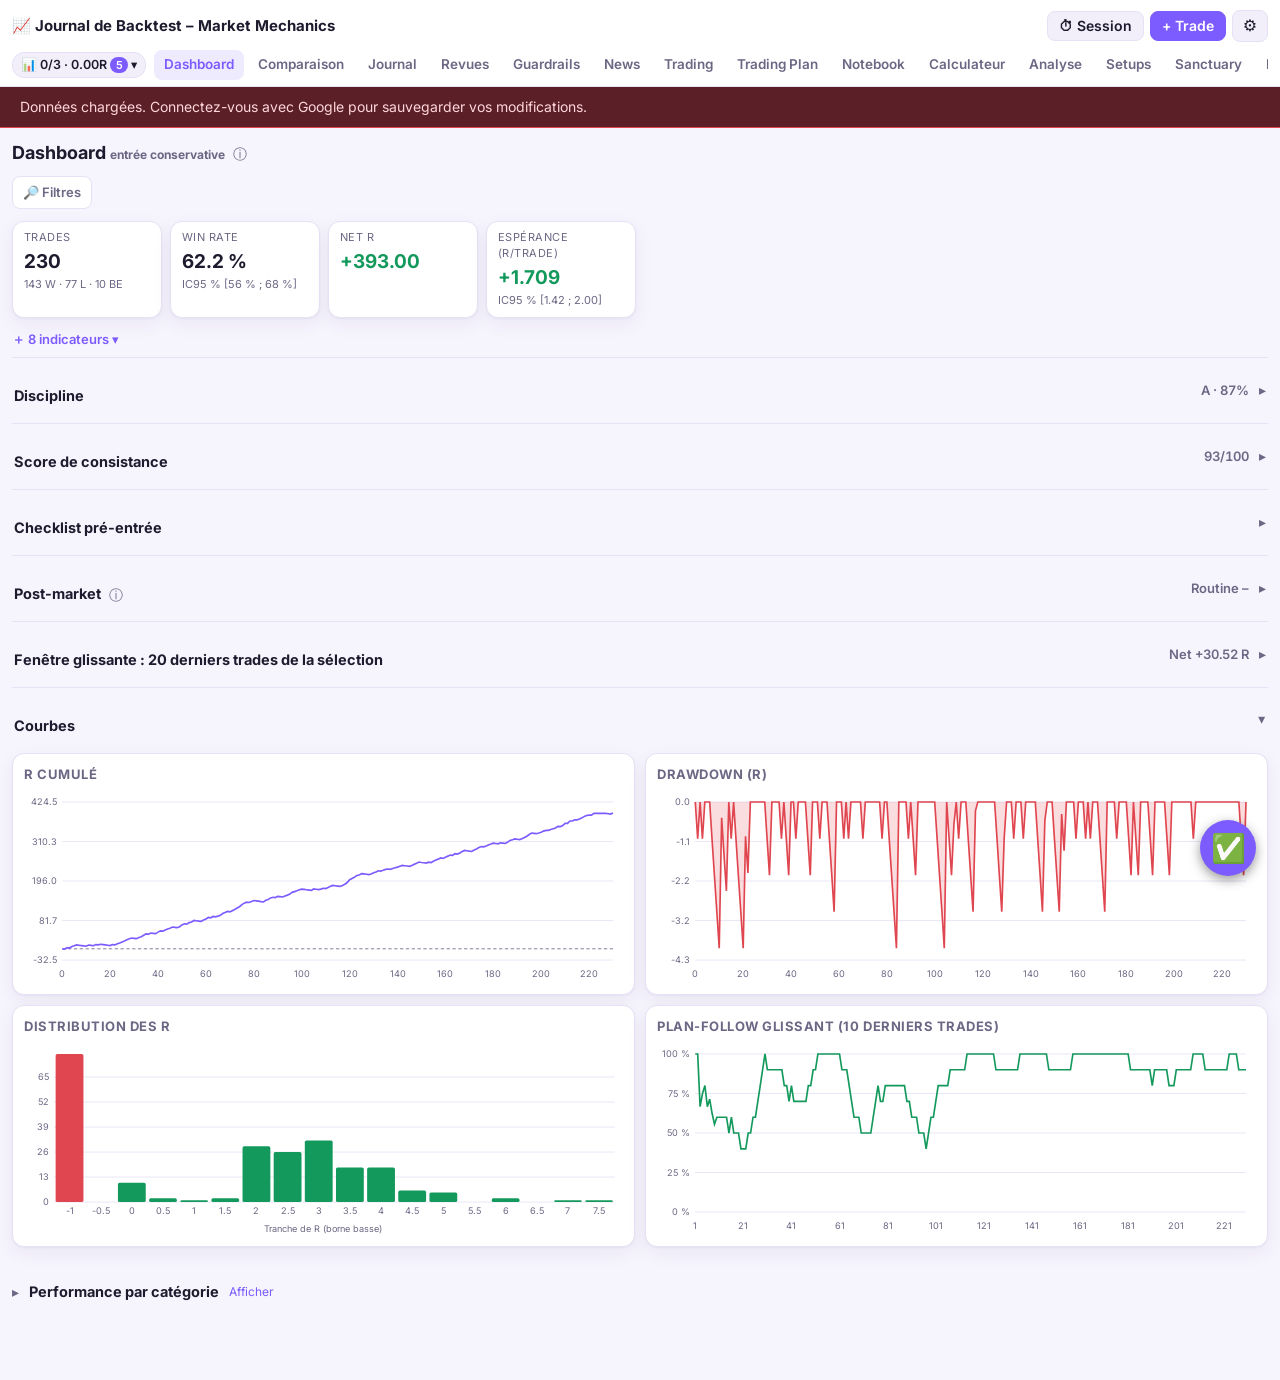
<file: index.html>
<!doctype html>
<html lang="fr">
<head>
<script>
/* Hidden renewal frame: hand the Google answer to the parent page and stop. The app must not start in here. */
(function () {
  if (window.top !== window.self && /[#&](access_token|error)=/.test(location.hash)) {
    window.__OAUTH_FRAME__ = true;
    try { window.parent.postMessage({ type: 'oauth_fragment', hash: location.hash }, location.origin); } catch (e) {}
  }
})();
</script>
<meta charset="utf-8">
<script>try{var _t=localStorage.getItem('journal_theme_v1');if(_t&&_t!=='auto')document.documentElement.setAttribute('data-theme',_t);if(localStorage.getItem('journal_compact_v1')!=='0')document.documentElement.setAttribute('data-compact','');}catch(e){}</script>
<link rel="preconnect" href="https://fonts.googleapis.com"><link href="https://fonts.googleapis.com/css2?family=Inter:wght@400;500;600;700&display=swap" rel="stylesheet">
<meta name="viewport" content="width=device-width, initial-scale=1, viewport-fit=cover">
<meta name="referrer" content="no-referrer">
<meta name="theme-color" content="#0f1318">
<title>Journal de Backtest – Market Mechanics</title>
<link rel="stylesheet" href="style.css">
<link rel="manifest" href="manifest.json">
<link rel="icon" href="data:image/svg+xml,<svg xmlns='http://www.w3.org/2000/svg' viewBox='0 0 100 100'><text y='.9em' font-size='90'>📈</text></svg>">
</head>
<body>
<header class="top">
  <div class="brand">📈 <span id="dbname">Journal de Backtest – Market Mechanics</span></div>
  <div id="gr-status-bar" class="gr-bar"></div>
  <nav id="nav">
    <a href="#/dashboard" data-v="dashboard">Dashboard</a>
    <a href="#/compare" data-v="compare">Comparaison</a>
    <a href="#/journal" data-v="journal">Journal</a>
    <a href="#/reviews" data-v="reviews">Revues</a>
    <a href="#/guardrails" data-v="guardrails">Guardrails</a>
    <a href="#/news" data-v="news">News</a>
    <a href="#/trading" data-v="trading">Trading</a>
    <a href="#/plan" data-v="plan">Trading Plan</a>
    <a href="#/notebook" data-v="notebook">Notebook</a>
    <a href="#/calc" data-v="calc">Calculateur</a>
    <a href="#/analysis" data-v="analysis">Analyse</a>
    <a href="#/setups" data-v="setups">Setups</a>
    <a href="#/sanctuary" data-v="sanctuary">Sanctuary</a>
    <a href="#/bvl" data-v="bvl">Backtest vs Live</a>
    <a href="#/data" data-v="data">Données</a>
  </nav>
  <span id="auth-info" class="muted small"></span>
  <button id="auth-btn" class="btn primary">Connexion Google</button>
  <button id="btn-new" class="btn primary">+ Nouveau trade</button>
</header>
<div id="banner" class="banner" hidden></div>
<main id="main"><p class="muted pad">Chargement…</p></main>
<div id="news-container" hidden></div>
<div id="overlay" class="overlay" hidden><div class="modal" id="modal"></div></div>
<div id="lightbox" class="lightbox" hidden></div>
<div id="toast" class="toast" hidden></div>
<script src="drive.js"></script>
<script src="stats.js"></script>
<script src="app.js"></script>

<a href="checklist.html" target="_blank" id="checklist-fab" title="Trading Checklist">✅</a>
</body>
</html>
</file>
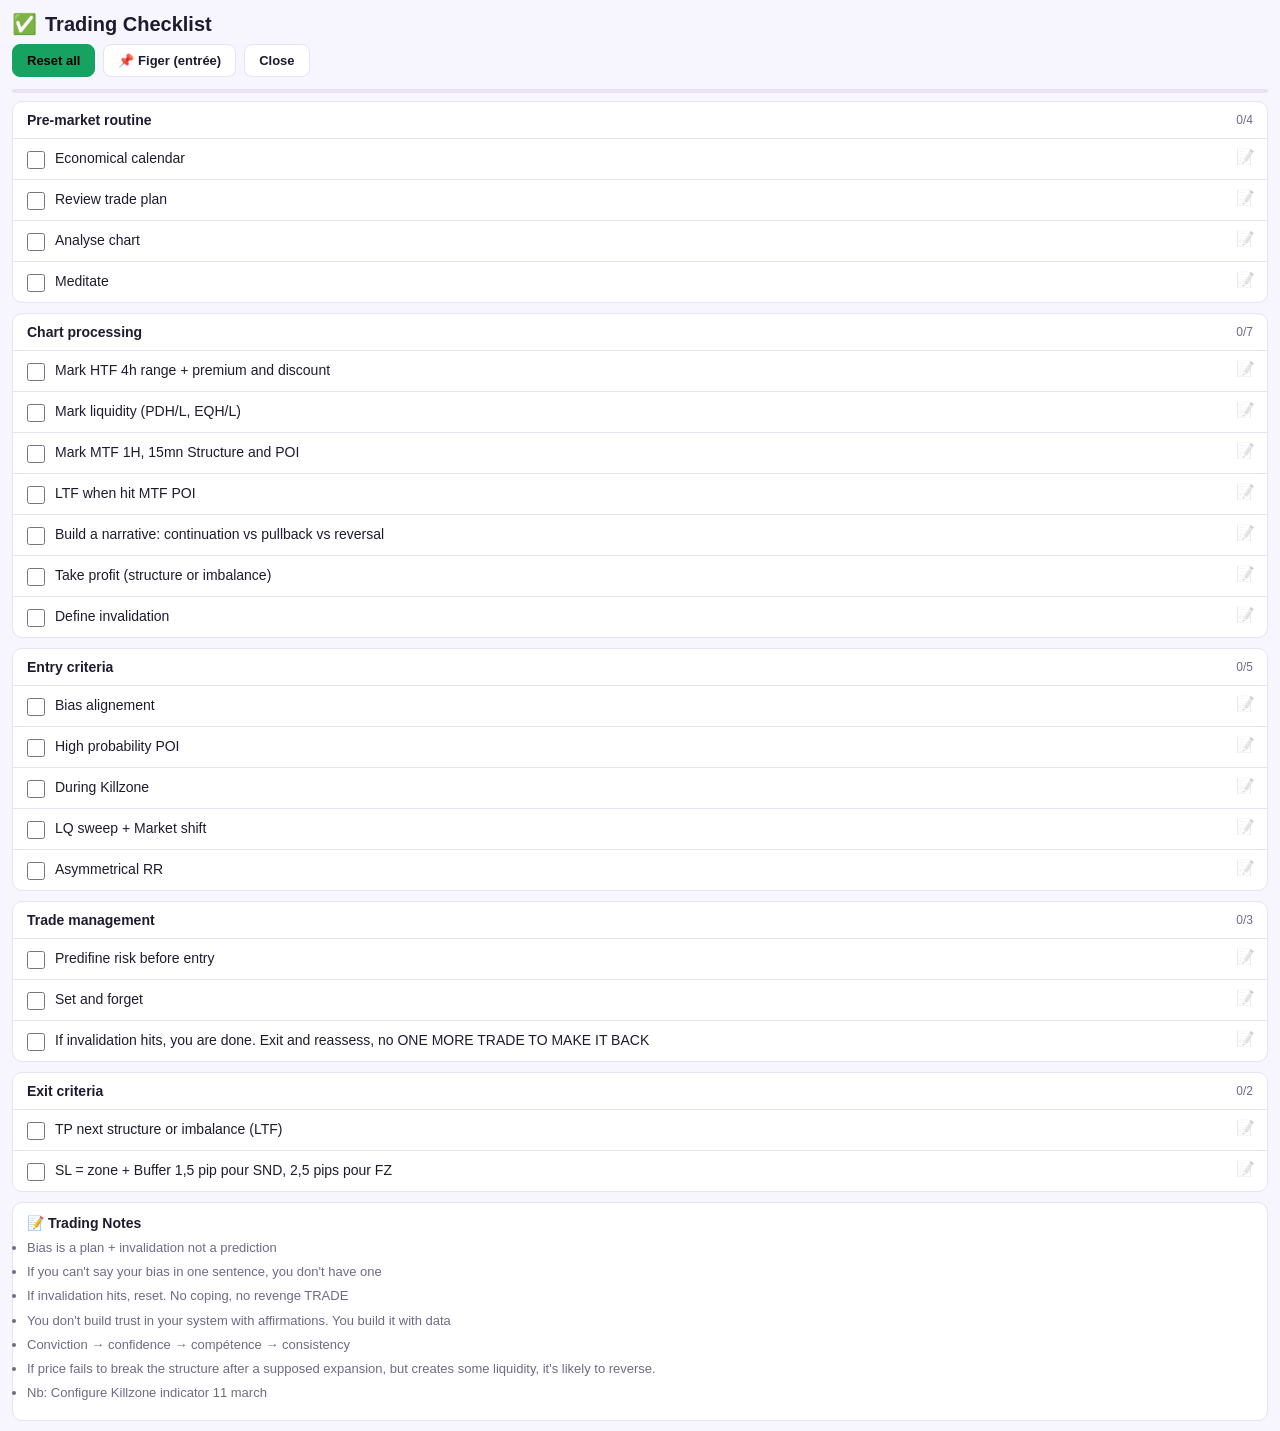
<file: checklist.html>
<!doctype html>
<html lang="en">
<head>
<meta charset="utf-8">
<meta name="viewport" content="width=device-width,initial-scale=1,viewport-fit=cover">
<meta name="theme-color" content="#0f1318">
<meta name="apple-mobile-web-app-capable" content="yes">
<title>Trading Checklist</title>
<link rel="manifest" href="manifest-checklist.json">
<link rel="icon" href="data:image/svg+xml,<svg xmlns='http://www.w3.org/2000/svg' viewBox='0 0 100 100'><text y='.9em' font-size='90'>✅</text></svg>">
<script>try{var _t=localStorage.getItem('journal_theme_v1');if(_t&&_t!=='auto')document.documentElement.setAttribute('data-theme',_t);if(localStorage.getItem('journal_compact_v1')!=='0')document.documentElement.setAttribute('data-compact','');}catch(e){}</script>
<style>
*{box-sizing:border-box;margin:0;padding:0}
:root{--bg:#0f1318;--panel:#1a1f27;--line:#2a2f3a;--text:#e4e4e7;--muted:#71717a;--accent:#3b82f6;--green:#22c55e;--red:#ef4444}
body{background:var(--bg);color:var(--text);font-family:-apple-system,BlinkMacSystemFont,'Segoe UI',Roboto,sans-serif;padding:env(safe-area-inset-top,12px) 12px env(safe-area-inset-bottom,12px);min-height:100vh}
h1{font-size:20px;padding:12px 0 8px;display:flex;align-items:center;gap:8px}
.section{background:var(--panel);border:1px solid var(--line);border-radius:10px;margin-bottom:10px;overflow:hidden}
.section-head{padding:10px 14px;font-weight:700;font-size:14px;border-bottom:1px solid var(--line);display:flex;justify-content:space-between;align-items:center}
.section-head .count{font-size:12px;color:var(--muted);font-weight:400}
.item{display:flex;align-items:flex-start;gap:10px;padding:10px 14px;border-bottom:1px solid var(--line);font-size:14px;line-height:1.4;cursor:pointer;-webkit-tap-highlight-color:transparent}
.item:last-child{border-bottom:none}
.item:active{background:rgba(255,255,255,.03)}
.item.done{color:var(--muted);text-decoration:line-through}
.item input[type=checkbox]{margin-top:2px;min-width:18px;min-height:18px;accent-color:var(--green)}
.notes{background:var(--panel);border:1px solid var(--line);border-radius:10px;margin-bottom:10px;padding:12px 14px}
.notes h2{font-size:14px;margin-bottom:8px}
.notes li{font-size:13px;margin-bottom:6px;line-height:1.4;color:var(--muted)}
.bar{display:flex;gap:8px;margin-bottom:12px;flex-wrap:wrap}
.btn{padding:8px 14px;border:none;border-radius:8px;font-size:13px;font-weight:600;cursor:pointer;background:var(--panel);color:var(--text);border:1px solid var(--line)}
.btn:active{opacity:.7}
.btn.green{background:var(--green);color:#000;border-color:var(--green)}
.btn.red{background:var(--red);color:#fff;border-color:var(--red)}
.progress{height:4px;background:var(--line);border-radius:4px;margin:8px 0;overflow:hidden}
.progress-fill{height:100%;background:var(--green);transition:width .3s}
.sync{font-size:12.5px;margin:-2px 0 8px;color:var(--muted)}.sync.ok{color:var(--win)}.sync.warn{color:var(--be)}.sync button{margin-left:6px;font:inherit;font-size:12px;padding:2px 8px;border-radius:6px;border:1px solid var(--line);background:var(--panel2);color:var(--text);cursor:pointer}
.frozen{background:rgba(59,130,246,.12);border:1px solid var(--accent);border-radius:8px;padding:8px 12px;font-size:13px;margin-bottom:8px}
.empty{text-align:center;padding:40px 20px;color:var(--muted)}
.item-wrap{border-bottom:1px solid var(--line)}
.item-wrap:last-child{border-bottom:none}
.item-wrap .item{border-bottom:none;padding-bottom:10px;flex:1}
.item-line{display:flex;align-items:flex-start}
.note-btn{flex:none;border:0;background:none;font-size:15px;padding:9px 12px;cursor:pointer;opacity:.35;filter:grayscale(1)}
.note-btn.has,.note-btn[aria-expanded="true"]{opacity:1;filter:none}
.item-note[hidden]{display:none}
.item-wrap.done .item{color:var(--muted);text-decoration:line-through}
.item-note{display:block;width:calc(100% - 42px);margin:0 14px 10px 42px;padding:7px 9px;font:inherit;font-size:13px;line-height:1.4;color:var(--text);background:var(--bg);border:1px solid var(--line);border-radius:8px;resize:none;overflow:hidden;min-height:38px}
.item-note:focus{outline:none;border-color:var(--accent)}
.item-note::placeholder{color:var(--muted)}
.item-wrap.done .item-note{text-decoration:none;color:var(--text)}
:root[data-theme="light"]{--bg:#f7f5fd;--panel:#fff;--line:#e7e2f6;--text:#1e1b2e;--muted:#6f6a87;--accent:#7c5cff;--green:#16a362;--red:#e5484d}
@media (prefers-color-scheme:light){:root:not([data-theme]){--bg:#f7f5fd;--panel:#fff;--line:#e7e2f6;--text:#1e1b2e;--muted:#6f6a87;--accent:#7c5cff;--green:#16a362;--red:#e5484d}}
</style>
</head>
<body>
<h1>✅ <span id="cl-name">Trading Checklist</span></h1>
<div class="bar">
  <button class="btn green" id="reset">Reset all</button>
  <button class="btn" id="freeze">📌 Figer (entrée)</button>
  <button class="btn" id="back" onclick="window.close()">Close</button>
</div>
<div class="frozen" id="frozen" hidden></div>
<div class="sync" id="sync" hidden></div>
<div class="progress"><div class="progress-fill" id="pbar"></div></div>
<div id="app"><div class="empty">Loading trading plan...</div></div>

<script src="drive.js"></script>
<script>
(function() {
  'use strict';
  // This page lives in /journal-trading/ or /journal-backtest/: read THAT journal first
  // (both journals share the browser storage of lebabou.github.io).
  var APP = /journal-trading/.test(location.pathname) ? 'journal-trading' : 'journal-backtest';
  var OTHER = APP === 'journal-trading' ? 'journal-backtest' : 'journal-trading';
  var CACHE_KEYS = ['drive_cache_' + APP + '.json', 'drive_cache_' + OTHER + '.json'];
  var plan = null;

  function activeOf(db) {
    if (!db) return null;
    if (db.tradingPlans && db.tradingPlans.length) {
      var act = db.tradingPlans.filter(function(p) { return p.id === db.activePlanId; })[0] || db.tradingPlans[0];
      if (act && act.sections && act.sections.length) return act;
    }
    if (db.tradingPlan && db.tradingPlan.sections && db.tradingPlan.sections.length) return db.tradingPlan;
    return null;
  }
  function loadPlan() {
    for (var i = 0; i < CACHE_KEYS.length; i++) {
      try { var p = activeOf(JSON.parse(localStorage.getItem(CACHE_KEYS[i]))); if (p) return p; } catch (e) {}
    }
    return null;
  }
  var HAS_DRIVE = !!(window.Drive && Drive.readNamed);
  if (HAS_DRIVE) { try { Drive.init({ clientId: '581487785097-euvn52u9tlbduie8mpsmmf6sanbcfsk2.apps.googleusercontent.com', fileName: APP + '.json', onAuthChange: function() {} }); } catch (e) { HAS_DRIVE = false; } }
  function loadPlanAsync(cb) {
    var p = loadPlan();
    if (p) return cb(p);
    if (HAS_DRIVE && Drive.canTry()) { Drive.readNamed(APP + '.json').then(function(db) { var q = activeOf(db); if (q) cb(q); else fallback(); }).catch(fallback); return; }
    fallback();
    function fallback() { fetch('journal.json').then(function(r) { return r.json(); }).then(function(db) { cb(activeOf(db)); }).catch(function() { cb(null); }); }
  }

  // Ticks and notes are kept per journal AND per plan, so two plans (or two journals) never mix
  function stateKey() { return 'checklist_v2:' + APP + ':' + ((plan && (plan.id || plan.name)) || 'default'); }
  function loadState() {
    try {
      var s = JSON.parse(localStorage.getItem(stateKey()));
      if (s && s.checks && s.notes) return s;
    } catch (e) {}
    return { checks: {}, notes: {} };
  }
  function saveState(s) { try { localStorage.setItem(stateKey(), JSON.stringify(s)); } catch (e) {} }

  function esc(s) { var d = document.createElement('div'); d.textContent = s == null ? '' : s; return d.innerHTML; }
  function grow(ta) { ta.style.height = 'auto'; ta.style.height = Math.max(38, ta.scrollHeight) + 'px'; }

  // Built ONCE; ticking or typing only updates what changed (no rebuild, so a note being typed is never lost)
  function render() {
    if (!plan) plan = loadPlan();
    if (!plan) {
      document.getElementById('app').innerHTML = '<div class="empty">No trading plan found.<br><br>Open your journal app first, go to the Trading Plan tab, and make sure you have sections saved. Then come back here.</div>';
      return;
    }
    var st = loadState(), html = '';
    plan.sections.forEach(function(sec, si) {
      var items = '';
      sec.items.forEach(function(item, ii) {
        var key = si + '-' + ii, checked = !!st.checks[key], note = st.notes[key] || '';
        items += '<div class="item-wrap' + (checked ? ' done' : '') + '" data-key="' + key + '" data-sec="' + si + '">' +
          '<div class="item-line"><label class="item"><input type="checkbox" data-key="' + key + '"' + (checked ? ' checked' : '') + '>' +
          '<span>' + esc(item) + '</span></label>' +
          '<button type="button" class="note-btn' + (note ? ' has' : '') + '" data-key="' + key + '" aria-label="Ajouter une note" aria-expanded="' + (note ? 'true' : 'false') + '">\ud83d\udcdd</button></div>' +
          '<textarea class="item-note" data-key="' + key + '" rows="1" placeholder="Note pour ce point (facultatif)\u2026"' + (note ? '' : ' hidden') + '>' + esc(note) + '</textarea>' +
          '</div>';
      });
      html += '<div class="section"><div class="section-head">' + esc(sec.title) +
        '<span class="count" data-sec="' + si + '"></span></div>' + items + '</div>';
    });
    if (plan.notes && plan.notes.length) {
      html += '<div class="notes"><h2>\ud83d\udcdd Trading Notes</h2><ul>';
      plan.notes.forEach(function(n) { html += '<li>' + esc(n) + '</li>'; });
      html += '</ul></div>';
    }
    document.getElementById('app').innerHTML = html;
    if (plan.name) document.getElementById('cl-name').textContent = plan.name;
    refreshCounts();

    Array.prototype.forEach.call(document.querySelectorAll('input[type=checkbox][data-key]'), function(cb) {
      cb.onchange = function() {
        var s = loadState();
        if (cb.checked) s.checks[cb.dataset.key] = true; else delete s.checks[cb.dataset.key];
        saveState(s);
        cb.closest('.item-wrap').classList.toggle('done', cb.checked);
        refreshCounts();
      };
    });
    Array.prototype.forEach.call(document.querySelectorAll('.note-btn'), function(b) {
      b.onclick = function() {
        var ta = document.querySelector('textarea.item-note[data-key="' + b.dataset.key + '"]');
        if (ta.hidden) { ta.hidden = false; b.setAttribute('aria-expanded', 'true'); grow(ta); ta.focus(); }
        else if (!ta.value.trim()) { ta.hidden = true; b.setAttribute('aria-expanded', 'false'); }
        else ta.focus();
      };
    });
    Array.prototype.forEach.call(document.querySelectorAll('textarea.item-note'), function(ta) {
      grow(ta);
      var t = null;
      ta.oninput = function() {
        grow(ta);
        clearTimeout(t);
        t = setTimeout(function() {
          var s = loadState(), v = ta.value;
          if (v.trim()) s.notes[ta.dataset.key] = v; else delete s.notes[ta.dataset.key];
          saveState(s);
        }, 250);
      };
      ta.onblur = function() { ta.oninput(); var b = document.querySelector('.note-btn[data-key="' + ta.dataset.key + '"]'); if (!ta.value.trim()) { ta.hidden = true; if (b) { b.classList.remove('has'); b.setAttribute('aria-expanded', 'false'); } } else if (b) b.classList.add('has'); };
    });
  }

  function refreshCounts() {
    var total = 0, done = 0;
    plan.sections.forEach(function(sec, si) {
      var n = sec.items.length, d = document.querySelectorAll('.item-wrap.done[data-sec="' + si + '"]').length;
      total += n; done += d;
      var c = document.querySelector('.count[data-sec="' + si + '"]');
      if (c) c.textContent = d + '/' + n;
    });
    document.getElementById('pbar').style.width = (total ? (done / total * 100) : 0) + '%';
  }

  document.getElementById('reset').onclick = function() {
    if (confirm('Effacer toutes les coches et toutes les notes de cette checklist (nouveau trade) ?')) {
      saveState({ checks: {}, notes: {} });
      render();
    }
  };


  // Freeze: a timestamped copy of ticks + notes, attached to the next trade saved in the journal
  var SNAP_KEY = 'checklist_frozen_v1:' + APP;
  function pad(n) { return ('0' + n).slice(-2); }
  var SNAP_FILE = 'checklist-frozen-' + APP + '.json', REMOTE = [], JTRADES = null;
  function setSync(cls, html) { var el = document.getElementById('sync'); el.hidden = false; el.className = 'sync ' + cls; el.innerHTML = html; var b = el.querySelector('button'); if (b) b.onclick = function() { Drive.signIn(); }; }
  function mergeSnaps(a, b) { var m = {}; a.concat(b).forEach(function(s) { if (s && s.at) { var c = JSON.parse(JSON.stringify(s)); delete c.used; m[s.at] = c; } }); return Object.keys(m).map(function(k) { return m[k]; }).sort(function(x, y) { return x.at < y.at ? -1 : 1; }).slice(-20); }
  function pushSnap(snap) {
    if (!HAS_DRIVE || !Drive.canTry()) { setSync('warn', '\u26a0\ufe0f Non envoy\u00e9e sur Google Drive (pas de connexion Google dans ce navigateur) : elle reste sur cet appareil jusqu\u2019\u00e0 l\u2019ouverture du journal ici. <button type="button">Se connecter</button>'); return; }
    setSync('', '\u2601\ufe0f Envoi sur Google Drive\u2026');
    Drive.readNamed(SNAP_FILE).then(function(r) {
      var merged = mergeSnaps((r && r.snaps) || [], [snap]); REMOTE = merged;
      return Drive.writeNamed(SNAP_FILE, { snaps: merged });
    }).then(function() { setSync('ok', '\u2601\ufe0f Envoy\u00e9e sur Google Drive : disponible dans le journal sur tous tes appareils.'); })
      .catch(function() { setSync('warn', '\u26a0\ufe0f Envoi sur Google Drive impossible (connexion Google expir\u00e9e ou hors ligne) : elle reste sur cet appareil et sera envoy\u00e9e \u00e0 la prochaine ouverture du journal ici. <button type="button">Se connecter</button>'); });
  }
  function pullRemote() {
    if (!HAS_DRIVE || !Drive.canTry()) return;
    Drive.readNamed(APP + '.json').then(function(db) { if (db && db.trades) JTRADES = db.trades; showFrozen(); }).catch(function() {});
    Drive.readNamed(SNAP_FILE).then(function(r) { REMOTE = (r && r.snaps) || []; showFrozen(); var loc = null; try { loc = JSON.parse(localStorage.getItem(SNAP_KEY)); } catch (e) {} if (loc && loc.at && !REMOTE.some(function(x) { return x.at === loc.at; })) pushSnap(loc); }).catch(function() {});
  }
  function showFrozen() {
    var el = document.getElementById('frozen'), s = null;
    try { s = JSON.parse(localStorage.getItem(SNAP_KEY)); } catch (e) {}
    var latest = mergeSnaps(REMOTE, s ? [s] : []).pop(); if (latest && (!s || latest.at > s.at)) s = latest;
    var d = new Date(), today = d.getFullYear() + '-' + pad(d.getMonth() + 1) + '-' + pad(d.getDate());
    if (s && s.date === today) {
      el.hidden = false;
      var tr = null;
      try { var db = JTRADES ? { trades: JTRADES } : JSON.parse(localStorage.getItem('drive_cache_' + APP + '.json')); tr = db && db.trades ? db.trades.filter(function(t) { return t.checklistSnap && t.checklistSnap.at === s.at; })[0] : null; } catch (e) {}
      if (tr) el.textContent = '\u2705 Checklist fig\u00e9e \u00e0 ' + s.time + ' jointe au trade #' + tr.n + '.';
      else if (s.used) el.textContent = '\u26a0\ufe0f Checklist fig\u00e9e \u00e0 ' + s.time + ' (' + s.done + '/' + s.total + ') pas encore jointe : enregistrement interrompu. Ouvre le trade dans le journal et appuie sur \u00ab Joindre \u00e0 ce trade \u00bb.';
      else el.textContent = '\ud83d\udccc Checklist fig\u00e9e \u00e0 ' + s.time + ' (' + s.done + '/' + s.total + ') : elle sera jointe au prochain trade enregistr\u00e9 aujourd\u2019hui.';
    } else el.hidden = true;
  }
  document.getElementById('freeze').onclick = function() {
    if (!plan) return;
    var st = loadState(), items = [], done = 0;
    plan.sections.forEach(function(sec, si) {
      sec.items.forEach(function(item, ii) {
        var k = si + '-' + ii, ok = !!st.checks[k];
        if (ok) done++;
        items.push({ section: sec.title, text: item, done: ok, note: st.notes[k] || '' });
      });
    });
    var d = new Date();
    var snap = { at: d.toISOString(), date: d.getFullYear() + '-' + pad(d.getMonth() + 1) + '-' + pad(d.getDate()), time: pad(d.getHours()) + ':' + pad(d.getMinutes()),
      planId: plan.id || '', planName: plan.name || '', done: done, total: items.length, items: items };
    try { localStorage.setItem(SNAP_KEY, JSON.stringify(snap)); } catch (e) {}
    showFrozen(); pushSnap(snap);
  };
  showFrozen(); setTimeout(pullRemote, 900);
  loadPlanAsync(function(p) { plan = p; render(); });
})();
</script>
</body>
</html>
</file>
<file: style.css>
:root{--bg:#0f1318;--panel:#171d25;--panel2:#1d2530;--line:#2a3441;--text:#e6ebf2;--muted:#8d9bb0;--accent:#4c9aff;
--win:#2ecc8f;--loss:#ff5d6c;--be:#e0b341;--radius:10px}
@media (prefers-color-scheme:light){:root:not([data-theme]){--bg:#f6f4fd;--panel:#ffffff;--panel2:#f2effb;--line:#e6e1f4;--text:#1e1b2e;--muted:#6c6784;--accent:#7c5cff;--win:#14995c;--loss:#e0464f;--be:#b07d00;--radius:12px;--shadow:0 1px 2px rgba(48,30,110,.05),0 6px 20px rgba(48,30,110,.06)}}
:root[data-theme="light"]{--bg:#f6f4fd;--panel:#ffffff;--panel2:#f2effb;--line:#e6e1f4;--text:#1e1b2e;--muted:#6c6784;--accent:#7c5cff;--win:#14995c;--loss:#e0464f;--be:#b07d00;--radius:12px;--shadow:0 1px 2px rgba(48,30,110,.05),0 6px 20px rgba(48,30,110,.06)}
:root[data-theme="dark"]{--bg:#0f1318;--panel:#171d25;--panel2:#1d2530;--line:#2a3441;--text:#e6ebf2;--muted:#8d9bb0;--accent:#4c9aff;--win:#2ecc8f;--loss:#ff5d6c;--be:#e0b341;--radius:10px;--shadow:none}
*{box-sizing:border-box}
body{margin:0;background:var(--bg);color:var(--text);font:14px/1.45 Inter,system-ui,-apple-system,"Segoe UI",Roboto,sans-serif}
a{color:var(--accent)}
.top{display:flex;align-items:center;gap:18px;padding:10px 20px;background:var(--panel);border-bottom:1px solid var(--line);position:sticky;top:0;z-index:20}
.brand{font-weight:700;font-size:16px}
nav{display:flex;gap:4px;flex:1}
nav a{padding:7px 14px;border-radius:8px;text-decoration:none;color:var(--muted);font-weight:600}
nav a:hover{background:var(--panel2);color:var(--text)}
nav a.on{background:var(--accent);color:#fff}
main{max-width:1400px;margin:0 auto;padding:18px 20px 60px}
.pad{padding:30px}.muted{color:var(--muted)}.small{font-size:12px}
.btn{border:1px solid var(--line);background:var(--panel2);color:var(--text);padding:7px 13px;border-radius:8px;cursor:pointer;font:inherit;font-weight:600}
.btn:hover{border-color:var(--accent)}
.btn.primary{background:var(--accent);border-color:var(--accent);color:#fff}
.btn.danger{color:var(--loss)}
.btn.sm{padding:3px 9px;font-size:12px}
.banner{background:#5a1f27;color:#ffd6da;padding:10px 20px;border-bottom:1px solid var(--loss)}
h1{font-size:20px;margin:0 0 14px}h2{font-size:15px;margin:26px 0 10px}h3{font-size:13px;margin:0 0 8px;color:var(--muted);text-transform:uppercase;letter-spacing:.04em}
.bar{display:flex;flex-wrap:wrap;gap:10px;align-items:end;margin-bottom:14px}
.bar label{display:flex;flex-direction:column;font-size:11px;color:var(--muted);gap:3px}
input,select,textarea{background:var(--panel2);color:var(--text);border:1px solid var(--line);border-radius:7px;padding:6px 9px;font:inherit}
input:focus,select:focus,textarea:focus{outline:2px solid var(--accent);outline-offset:-1px}
textarea{width:100%;resize:vertical;min-height:62px}
.kpis{display:grid;grid-template-columns:repeat(auto-fill,minmax(170px,1fr));gap:10px}
.kpi{background:var(--panel);border:1px solid var(--line);border-radius:var(--radius);padding:11px 13px}
.kpi .l{font-size:11px;color:var(--muted);text-transform:uppercase;letter-spacing:.04em}
.kpi .v{font-size:22px;font-weight:700;margin-top:2px}
.kpi .s{font-size:11px;color:var(--muted);margin-top:2px}
.pos{color:var(--win)}.neg{color:var(--loss)}.neu{color:var(--be)}
.note{background:var(--panel);border-left:3px solid var(--be);padding:9px 13px;border-radius:6px;color:var(--muted);margin:12px 0;font-size:13px}
.grid2{display:grid;grid-template-columns:repeat(auto-fit,minmax(420px,1fr));gap:14px}
.card{background:var(--panel);border:1px solid var(--line);border-radius:var(--radius);padding:14px}
svg.chart{width:100%;height:auto;display:block}
svg text{fill:var(--muted);font-size:11px}
table{width:100%;border-collapse:collapse}
th,td{padding:6px 9px;text-align:left;border-bottom:1px solid var(--line);white-space:nowrap}
th{font-size:11px;color:var(--muted);text-transform:uppercase;letter-spacing:.04em;position:sticky;top:0;background:var(--panel)}
td.num,th.num{text-align:right;font-variant-numeric:tabular-nums}
tr.click{cursor:pointer}tr.click:hover td{background:var(--panel2)}
tr.low td{opacity:.5}
.twrap{overflow:auto;border:1px solid var(--line);border-radius:var(--radius);background:var(--panel);max-height:72vh}
.badge{display:inline-block;padding:1px 8px;border-radius:99px;font-size:11px;font-weight:700;border:1px solid var(--line)}
.badge.Win{color:var(--win);border-color:var(--win)}.badge.Loss{color:var(--loss);border-color:var(--loss)}.badge.Breakeven{color:var(--be);border-color:var(--be)}
.badge.g{color:var(--accent);border-color:var(--accent)}
.overlay{position:fixed;inset:0;background:rgba(0,0,0,.62);z-index:50;display:flex;justify-content:center;align-items:flex-start;overflow:auto;padding:30px 14px}
.overlay[hidden],.lightbox[hidden],.toast[hidden],.banner[hidden]{display:none}
.modal{background:var(--bg);border:1px solid var(--line);border-radius:14px;width:min(1180px,100%);padding:18px 20px 22px}
.mhead{display:flex;gap:12px;align-items:center;flex-wrap:wrap;margin-bottom:12px}
.mhead h1{margin:0;flex:1}
.shots{display:grid;grid-template-columns:repeat(auto-fit,minmax(420px,1fr));gap:12px}
.shot{background:var(--panel);border:1px solid var(--line);border-radius:var(--radius);padding:9px}
.shot h3{display:flex;justify-content:space-between}
.shot img{width:100%;border-radius:6px;display:block;cursor:zoom-in;background:var(--panel2);min-height:90px;margin-bottom:8px}
.shot .nolink{color:var(--muted);font-size:12px;padding:20px 8px;text-align:center;border:1px dashed var(--line);border-radius:6px}
.shot .fail{padding:14px 8px;text-align:center;border:1px dashed var(--loss);border-radius:6px;font-size:12px;margin-bottom:8px}
.details{display:grid;grid-template-columns:repeat(auto-fill,minmax(210px,1fr));gap:8px 18px;margin:14px 0}
.details div{border-bottom:1px solid var(--line);padding:4px 0}
.details b{display:block;font-size:11px;color:var(--muted);font-weight:600;text-transform:uppercase;letter-spacing:.04em}
.textblock{background:var(--panel);border:1px solid var(--line);border-radius:8px;padding:9px 12px;white-space:pre-wrap;margin:6px 0}
.form{display:grid;grid-template-columns:repeat(auto-fill,minmax(190px,1fr));gap:10px 14px}
.form label{display:flex;flex-direction:column;font-size:11px;color:var(--muted);gap:3px;text-transform:uppercase;letter-spacing:.04em}
.form label.wide{grid-column:1/-1}
.form fieldset{grid-column:1/-1;border:1px solid var(--line);border-radius:8px;margin:0;padding:8px 12px 12px}
.form legend{font-size:11px;color:var(--muted);text-transform:uppercase;padding:0 6px}
.form .row{display:grid;grid-template-columns:repeat(auto-fill,minmax(170px,1fr));gap:10px 14px}
.actions{display:flex;gap:8px;margin-top:16px;justify-content:flex-end}
.lightbox{position:fixed;inset:0;background:rgba(0,0,0,.92);z-index:80;display:flex;flex-direction:column;align-items:center;justify-content:center;padding:14px}
.lightbox img{max-width:96vw;max-height:84vh;object-fit:contain}
.lightbox .cap{color:#dbe3ef;margin:8px 0;font-size:13px}
.lightbox .nav{position:absolute;top:50%;font-size:40px;color:#fff;background:rgba(255,255,255,.12);border:0;border-radius:8px;padding:6px 14px;cursor:pointer}
.lightbox .prev{left:12px}.lightbox .next{right:12px}.lightbox .x{position:absolute;top:10px;right:16px;font-size:28px;color:#fff;background:none;border:0;cursor:pointer}
.toast{position:fixed;bottom:20px;left:50%;transform:translateX(-50%);background:var(--panel);border:1px solid var(--line);padding:9px 18px;border-radius:99px;z-index:90;box-shadow:0 4px 18px rgba(0,0,0,.4)}
.tabs{display:flex;gap:4px;margin-bottom:14px}
.tabs button{border:1px solid var(--line);background:var(--panel);color:var(--muted);padding:6px 14px;border-radius:8px;cursor:pointer;font:inherit;font-weight:600}
.tabs button.on{background:var(--accent);color:#fff;border-color:var(--accent)}
.qa{margin:10px 0}.qa label{display:block;font-weight:600;margin-bottom:4px}
.thumbs{display:inline-flex;gap:3px}
@media(max-width:700px){.grid2,.shots{grid-template-columns:1fr}.top{flex-wrap:wrap}}

.cal-grid{display:grid;grid-template-columns:repeat(auto-fit,minmax(280px,1fr));gap:12px;margin-top:14px}
.cal-day{background:var(--panel);border:1px solid var(--line);border-radius:var(--radius);overflow:hidden;min-height:200px}
.cal-today{border-color:var(--accent);border-width:2px}
.cal-day-header{background:var(--panel2);padding:10px 14px;font-weight:700;font-size:15px;display:flex;justify-content:space-between;align-items:center;border-bottom:1px solid var(--line)}
.cal-today .cal-day-header{background:var(--accent);color:#fff}
.cal-date{font-size:12px;font-weight:400;opacity:.7}
.cal-event{padding:8px 12px;border-bottom:1px solid var(--line)}
.cal-event:last-child{border-bottom:none}
.cal-high{background:rgba(239,68,68,.06)}
.cal-med{background:rgba(245,158,11,.04)}
.cal-event-head{display:flex;align-items:center;gap:6px;font-size:13px}
.cal-time{color:var(--muted);font-size:11px;margin-left:auto}
.cal-event-title{font-size:13px;margin:2px 0}
.cal-event-data{font-size:11px;color:var(--muted);display:flex;gap:8px;flex-wrap:wrap}
.cal-actual{color:var(--text);font-weight:600}
.guardrails{margin-bottom:14px}
.gr-alert{padding:10px 14px;border-radius:8px;margin-bottom:6px;font-weight:600;display:flex;align-items:center;gap:8px}
.gr-danger{background:rgba(255,70,90,.15);border:1px solid var(--loss);color:var(--loss)}
.gr-warn{background:rgba(224,179,65,.15);border:1px solid var(--be);color:var(--be)}
.gr-ok{background:rgba(46,204,143,.12);border:1px solid var(--win);color:var(--win)}
.gr-summary{font-size:12px;color:var(--muted);margin-top:2px;margin-bottom:8px}
.gr-icon{font-size:18px}
.gr-settings{background:var(--panel);border:1px solid var(--line);border-radius:var(--radius);padding:14px;margin-top:14px}
.gr-settings h3{margin:0 0 10px}
.gr-row{display:flex;flex-wrap:wrap;gap:12px;align-items:end}
.gr-row label{display:flex;flex-direction:column;font-size:11px;color:var(--muted);gap:3px;text-transform:uppercase}
.gr-row input[type=number]{width:80px}

/* Calculator */
.calc-grid{display:grid;grid-template-columns:repeat(auto-fit,minmax(180px,1fr));gap:12px;align-items:end}
.calc-field{display:flex;flex-direction:column;font-size:11px;color:var(--muted);text-transform:uppercase;gap:3px}
.calc-field input,.calc-field select{font-size:15px;padding:8px}
.calc-readonly{background:var(--panel2)!important;font-weight:700;color:var(--accent)}
.calc-result{background:var(--accent);color:#fff;border-radius:var(--radius);padding:16px;text-align:center;display:flex;flex-direction:column;justify-content:center;min-height:80px}
.calc-result-label{font-size:11px;text-transform:uppercase;opacity:.8;margin-bottom:4px}
.calc-result-value{font-size:32px;font-weight:700}

/* News embed */
.cal-embed{width:100%;overflow:hidden;border-radius:var(--radius)}
.cal-embed iframe{display:block;min-height:500px}
.nw-filters{background:var(--panel);border:1px solid var(--line);border-radius:var(--radius);padding:12px;margin-bottom:14px}
.nw-filter-row{display:flex;flex-wrap:wrap;align-items:center;gap:8px;margin-bottom:8px}
.nw-filter-row:last-of-type{margin-bottom:0}
.nw-label{font-size:12px;font-weight:600;color:var(--muted);text-transform:uppercase;min-width:70px}
.nw-chip{display:inline-flex;align-items:center;gap:4px;font-size:13px;padding:4px 8px;border-radius:6px;background:var(--panel2);cursor:pointer;user-select:none}
.nw-chip:hover{background:var(--line)}
.nw-chip input{margin:0}

#checklist-fab{position:fixed;bottom:24px;right:24px;width:56px;height:56px;border-radius:50%;background:var(--accent);color:#fff;font-size:28px;display:flex;align-items:center;justify-content:center;text-decoration:none;box-shadow:0 4px 12px rgba(0,0,0,.4);z-index:900;transition:transform .15s}#checklist-fab:active{transform:scale(.9)}
/* Guardrail status bar */
.gr-bar{display:flex;flex-wrap:wrap;gap:4px;align-items:center;padding:0 4px}
.gr-pill{font-size:11px;font-weight:600;padding:3px 8px;border-radius:12px;white-space:nowrap;line-height:1.4}
.gr-pill-ok{background:rgba(34,197,94,.12);color:#22c55e}
.gr-pill-warn{background:rgba(245,158,11,.12);color:#f59e0b}
.gr-pill-danger{background:rgba(239,68,68,.15);color:#ef4444;animation:grpulse 2s infinite}
.gr-pill-target{background:rgba(59,130,246,.12);color:#3b82f6}
.gr-pill-news{background:rgba(239,68,68,.2);color:#ef4444;animation:grpulse 1s infinite;font-weight:700}
@keyframes grpulse{0%,100%{opacity:1}50%{opacity:.6}}

/* Discipline score */
.disc-card{background:var(--panel);border:1px solid var(--line);border-radius:var(--radius);padding:16px;margin:14px 0}
.disc-header{display:flex;align-items:center;gap:16px;margin-bottom:14px}
.disc-gauge{width:80px;height:80px;border-radius:50%;background:conic-gradient(var(--clr) calc(var(--pct) * 3.6deg), var(--line) 0);display:flex;align-items:center;justify-content:center;flex-shrink:0}
.disc-circle{width:64px;height:64px;border-radius:50%;background:var(--panel);display:flex;flex-direction:column;align-items:center;justify-content:center}
.disc-grade{font-size:22px;font-weight:800;line-height:1}
.disc-pct{font-size:11px;color:var(--muted)}
.disc-title{font-size:16px;font-weight:700}
.disc-breakdown{display:flex;flex-direction:column;gap:6px}
.disc-row{display:flex;align-items:center;gap:8px}
.disc-name{font-size:12px;min-width:110px;color:var(--muted)}
.disc-bar-bg{flex:1;height:8px;background:var(--line);border-radius:4px;overflow:hidden;min-width:80px}
.disc-bar-fill{height:100%;border-radius:4px;transition:width .4s}
.disc-val{font-size:12px;font-weight:600;min-width:100px;text-align:right}

/* Notebook */
.nb-header{display:flex;align-items:baseline;gap:12px;margin-bottom:14px}
.nb-layout{display:grid;grid-template-columns:260px 1fr;gap:16px;align-items:start}
@media(max-width:800px){.nb-layout{grid-template-columns:1fr}}
.nb-sidebar{background:var(--panel);border:1px solid var(--line);border-radius:var(--radius);padding:10px;max-height:calc(100vh - 220px);overflow-y:auto;position:sticky;top:10px}
.nb-search input{width:100%;padding:8px 10px;font-size:13px;border-radius:8px;border:1px solid var(--line);background:var(--panel2);color:var(--text)}
.nb-group{margin-top:14px}
.nb-group-title{font-size:10px;font-weight:700;color:var(--muted);text-transform:uppercase;letter-spacing:.5px;margin-bottom:6px;display:flex;align-items:center;gap:6px}
.nb-group-title span{background:var(--line);padding:1px 5px;border-radius:8px;font-size:9px}
.nb-add-folder{margin-left:auto;background:none;border:none;color:var(--muted);font-size:16px;cursor:pointer;padding:0 4px;line-height:1}
.nb-add-folder:hover{color:var(--accent)}
.nb-item{padding:7px 8px;border-radius:7px;cursor:pointer;margin-bottom:2px}
.nb-item:hover{background:var(--panel2)}
.nb-item.active{background:rgba(59,130,246,.12)}
.nb-item-title{font-size:13px;font-weight:600;white-space:nowrap;overflow:hidden;text-overflow:ellipsis}
.nb-item-preview{font-size:11px;color:var(--muted);white-space:nowrap;overflow:hidden;text-overflow:ellipsis;margin-top:1px}
.nb-item-time{font-size:10px;color:var(--muted);margin-top:2px}
.nb-folder{padding:6px 8px;border-radius:7px;cursor:pointer;font-size:13px;display:flex;align-items:center;gap:6px;margin-bottom:2px}
.nb-folder:hover{background:var(--panel2)}
.nb-folder.active{background:rgba(59,130,246,.12);font-weight:600}
.nb-folder span{margin-left:auto;font-size:10px;color:var(--muted);background:var(--line);padding:1px 6px;border-radius:8px}
.nb-main{min-height:400px}
.nb-grid-head{display:flex;justify-content:space-between;align-items:center;margin-bottom:12px}
.nb-grid-head h2{margin:0;font-size:17px}
.nb-grid{display:grid;grid-template-columns:repeat(auto-fill,minmax(220px,1fr));gap:12px}
.nb-card{background:var(--panel);border:1px solid var(--line);border-radius:var(--radius);padding:14px;cursor:pointer;transition:transform .12s,border-color .12s;position:relative;min-height:130px}
.nb-card:hover{transform:translateY(-2px);border-color:var(--accent)}
.nb-pin-badge{position:absolute;top:8px;right:10px;font-size:13px}
.nb-card-title{font-size:14px;font-weight:700;margin-bottom:6px;padding-right:20px}
.nb-card-preview{font-size:12px;color:var(--muted);line-height:1.45;white-space:pre-wrap;overflow:hidden;max-height:70px}
.nb-card-meta{font-size:10px;color:var(--muted);margin-top:8px;padding-top:6px;border-top:1px solid var(--line)}
.nb-empty{text-align:center;padding:50px 20px;color:var(--muted);background:var(--panel);border:1px dashed var(--line);border-radius:var(--radius)}
.nb-view,.nb-editor{background:var(--panel);border:1px solid var(--line);border-radius:var(--radius);padding:18px}
.nb-view-head{display:flex;justify-content:space-between;align-items:flex-start;gap:12px;margin-bottom:14px;padding-bottom:12px;border-bottom:1px solid var(--line)}
.nb-view-head h2{margin:0;font-size:19px}
.nb-meta{font-size:11px;color:var(--muted);margin-top:3px}
.nb-view-actions{display:flex;gap:6px;flex-shrink:0}
.nb-content{line-height:1.65;font-size:14px}
.nb-content h2{font-size:17px;margin:14px 0 8px}
.nb-content h3{font-size:15px;margin:12px 0 6px}
.nb-content h4{font-size:13px;margin:10px 0 5px;color:var(--muted)}
.nb-content p{margin-bottom:8px}
.nb-content ul{margin:0 0 10px 20px}
.nb-content li{margin-bottom:4px}
.nb-checklist{list-style:none;margin-left:0!important}
.nb-checklist li{font-family:monospace;font-size:13px}
.nb-editor-head{display:flex;gap:10px;margin-bottom:12px}
.nb-title-input{flex:1;font-size:18px;font-weight:700;padding:8px 10px;border:1px solid var(--line);border-radius:8px;background:var(--panel2);color:var(--text)}
.nb-folder-sel{padding:8px 10px;border:1px solid var(--line);border-radius:8px;background:var(--panel2);color:var(--text);font-size:13px}
.nb-body-input{width:100%;min-height:380px;padding:12px;font-size:14px;line-height:1.6;border:1px solid var(--line);border-radius:8px;background:var(--panel2);color:var(--text);font-family:inherit;resize:vertical}
.nb-editor-actions{display:flex;gap:8px;justify-content:flex-end;margin-top:12px}

/* Notebook attachments */
.nb-attach-bar{display:flex;flex-wrap:wrap;gap:6px;align-items:center;margin-top:10px}
.nb-attachments{display:flex;flex-wrap:wrap;gap:10px;margin-top:12px}
.nb-att{position:relative;background:var(--panel2);border:1px solid var(--line);border-radius:10px;padding:8px}
.nb-att-img img{max-width:260px;max-height:200px;border-radius:7px;display:block;cursor:zoom-in}
.nb-att-audio{min-width:260px}
.nb-audio-label{font-size:12px;margin-bottom:6px}
.nb-att-audio audio{width:100%;height:34px}
.nb-att-del{position:absolute;top:-8px;right:-8px;width:22px;height:22px;border-radius:50%;border:1px solid var(--line);background:var(--loss);color:#fff;font-size:14px;line-height:1;cursor:pointer;z-index:2}
.nb-card-thumb{margin-top:8px;display:flex;gap:4px}
.nb-card-thumb img{width:46px;height:34px;object-fit:cover;border-radius:4px}
.nb-card-badges{font-size:11px;color:var(--muted);margin-top:6px}

/* Notebook: unreachable image fallback */
.nb-img-fallback{display:none;font-size:12px;color:var(--muted);padding:10px 12px;min-width:170px}
.nb-img-fallback a{color:var(--accent)}
.nb-att-img img.nb-img-broken{display:none}
.nb-att-img img.nb-img-broken + .nb-img-fallback{display:block}

/* Trading plan: plan bar */
.tp-bar{display:flex;flex-wrap:wrap;gap:6px;align-items:center;background:var(--panel);border:1px solid var(--line);border-radius:var(--radius);padding:10px 12px;margin-bottom:12px}
.tp-bar label{display:flex;align-items:center;gap:6px;font-size:12px;color:var(--muted);text-transform:uppercase;font-weight:600}
.tp-bar select{font-size:14px;padding:6px 10px;border-radius:8px;border:1px solid var(--line);background:var(--panel2);color:var(--text);font-weight:600;text-transform:none}

/* Trade form: multi-choice dropdown (Guardrails broken) */
.ms-field{display:flex;flex-direction:column;gap:3px;min-width:0}
.ms-title{font-size:11px;color:var(--muted);text-transform:uppercase;letter-spacing:.3px}
.ms{position:relative}
.ms summary{list-style:none;cursor:pointer;padding:8px 28px 8px 10px;border:1px solid var(--line);border-radius:8px;background:var(--panel2);color:var(--text);font-size:13px;white-space:nowrap;overflow:hidden;text-overflow:ellipsis;position:relative}
.ms summary::-webkit-details-marker{display:none}
.ms summary::after{content:'\25be';position:absolute;right:10px;top:50%;transform:translateY(-50%);color:var(--muted)}
.ms[open] summary{border-color:var(--accent)}
.ms-list{position:absolute;z-index:30;left:0;right:0;top:calc(100% + 4px);background:var(--panel);border:1px solid var(--line);border-radius:8px;padding:6px;box-shadow:0 8px 24px rgba(0,0,0,.25);min-width:220px}
.ms-opt{display:flex!important;flex-direction:row!important;align-items:center;gap:8px;padding:7px 8px;border-radius:6px;font-size:13px!important;text-transform:none!important;color:var(--text)!important;cursor:pointer}
.ms-opt:hover{background:var(--panel2)}
.ms-opt input{margin:0;width:auto}

/* Focus pills: yesterday's improvement + weekly priority */
.gr-pill-focus{background:rgba(168,85,247,.14);color:#a855f7;cursor:pointer;max-width:280px;overflow:hidden;text-overflow:ellipsis}
.gr-pill-prio{background:rgba(14,165,233,.14);color:#0ea5e9;cursor:pointer;max-width:280px;overflow:hidden;text-overflow:ellipsis}
.gr-pill-focus b{font-weight:800;margin-left:2px}
.focus-pop{position:absolute;z-index:1000;width:320px;max-width:calc(100vw - 16px);background:var(--panel);border:1px solid var(--line);border-radius:10px;box-shadow:0 10px 30px rgba(0,0,0,.3);padding:10px}
.fp-head{font-weight:700;font-size:13px;margin-bottom:2px}
.fp-foot{font-size:11px;color:var(--muted);margin-bottom:8px}
.fp-text{font-size:14px;line-height:1.45;margin:6px 0 8px}
.fp-opt{display:flex;gap:8px;align-items:flex-start;padding:8px;border-radius:7px;cursor:pointer;font-size:13px;line-height:1.4}
.fp-opt:hover{background:var(--panel2)}
.fp-opt input{margin-top:3px}
.fp-opt small{display:block;color:var(--muted);font-size:11px;margin-top:2px}
/* V3 */
.emo-field{display:flex;flex-direction:column;gap:6px}
.emo-row{display:flex;gap:6px}
.emo-row select{flex:1;min-width:0}
.kz-ind{display:flex;align-items:flex-end;gap:8px;padding-bottom:8px;flex-wrap:wrap}
.snap-box{display:flex!important;flex-direction:row!important;align-items:center;gap:8px;padding:10px 12px;border:1px solid var(--accent);border-radius:8px;background:rgba(59,130,246,.08);grid-column:1/-1}
.lockbar{grid-column:1/-1;padding:8px 12px;border-radius:8px;background:rgba(245,158,11,.10);border:1px solid rgba(245,158,11,.45);font-size:13px;margin:10px 0;display:flex;align-items:center;gap:10px;flex-wrap:wrap}
.lockbar.open{background:rgba(239,68,68,.10);border-color:rgba(239,68,68,.5)}
.snap-view{margin:10px 0;padding:8px 12px;border:1px solid var(--line);border-radius:8px}
.snap-view ul{list-style:none;margin:8px 0 0;padding:0}
.snap-view li{padding:4px 0;font-size:13px}
.snap-view li.ok{color:var(--win)}
.snap-view li.ko{color:var(--muted)}
.costbar{height:8px;background:var(--line);border-radius:4px;overflow:hidden}
.costbar span{display:block;height:100%}
table.bvl th.ctr{text-align:center}
table.bvl tr.sig td{background:rgba(59,130,246,.10)}
.cl-group{padding:8px 0;border-bottom:1px solid var(--line)}
.cl-group ul{margin:6px 0 0 18px;font-size:13px}
.cl-group label{flex-direction:row!important;align-items:center;gap:8px}
.form .wide{grid-column:1/-1}
.form label.snap-box{text-transform:none;letter-spacing:0;font-size:13px;color:var(--text)}
.form .ms-title{font-size:11px;color:var(--muted);text-transform:uppercase;letter-spacing:.04em}
.top{flex-wrap:wrap}
nav{flex:1 1 100%;order:5;overflow-x:auto;min-width:0;scrollbar-width:thin;padding-bottom:2px}
nav a{white-space:nowrap;flex:none}
.form .row.emo-grid{grid-template-columns:repeat(auto-fill,minmax(250px,1fr))}
.twrap table.bvl td .muted.small{font-size:11px;white-space:nowrap}
.gr-pill-review{background:rgba(245,158,11,.16);color:#b45309;border:1px solid rgba(245,158,11,.5);text-decoration:none;cursor:pointer}
.gr-alert a{color:inherit;font-weight:600}
/* V4 : fiche, setups, revues */
.fiche{display:inline-block;min-width:38px;text-align:center;padding:1px 6px;border-radius:10px;font-size:12px;font-weight:600}
.fiche-ok{background:rgba(19,147,95,.15);color:var(--win)}
.fiche-mid{background:rgba(224,179,65,.18);color:var(--be)}
.fiche-low{background:rgba(214,41,59,.12);color:var(--loss)}
.fiche-line{margin:8px 0;font-size:13px;display:flex;gap:8px;align-items:center;flex-wrap:wrap}
.pb-chips{display:flex;flex-wrap:wrap;gap:6px;margin:6px 0 14px}
.pb-chip{border:1px solid var(--line);background:var(--panel);color:var(--text);border-radius:18px;padding:6px 12px;cursor:pointer;font:inherit}
.pb-chip.on{background:var(--accent);border-color:var(--accent);color:#fff}
.pb-chip.on .muted{color:#fff}
.pb-chip.alert{border-color:var(--loss)}
.pb-card textarea{width:100%;box-sizing:border-box}
.pb-ex{display:flex;flex-wrap:wrap;gap:8px;margin-top:8px}
.pb-ex img{width:150px;height:90px;object-fit:cover;border-radius:6px;border:1px solid var(--line)}
.syn details{border-bottom:1px solid var(--line);padding:6px 0}
.syn dt{font-size:12px;color:var(--muted);margin-top:6px}
.syn dd{margin:2px 0 0;white-space:pre-wrap}
/* V4 : calendrier économique */
.nc-wrap{max-width:1400px;margin:0 auto;padding:0 18px 30px}
.nc-head{display:flex;justify-content:space-between;align-items:flex-end;gap:12px;flex-wrap:wrap}
.nc-tools{display:flex;gap:8px;align-items:flex-end;flex-wrap:wrap}
.nc-tz{display:flex;flex-direction:column;font-size:12px;color:var(--muted);gap:4px}
.nc-filters{display:flex;flex-direction:column;gap:6px;margin:10px 0}
.nc-chips{display:flex;flex-wrap:wrap;gap:6px}
.nc-chip{border:1px solid var(--line);background:var(--panel);color:var(--muted);border-radius:16px;padding:4px 10px;font:inherit;font-size:13px;cursor:pointer;display:inline-flex;align-items:center;gap:5px}
.nc-chip.on{color:var(--text);border-color:var(--accent);background:rgba(59,130,246,.12)}
.nc-layout{display:grid;grid-template-columns:minmax(0,1fr) 400px;gap:16px;align-items:start}
@media(max-width:1000px){.nc-layout{grid-template-columns:1fr}}
.nc-calhead,.nc-dayhead,.nc-dethead{display:flex;align-items:center;gap:6px}
.nc-calhead h2,.nc-dayhead h2{margin:0 0 0 8px;font-size:20px;text-transform:capitalize;flex:1}
.nc-dethead h3{margin:0;flex:1;font-size:16px}
.nc-grid{display:grid;grid-template-columns:repeat(7,minmax(0,1fr));gap:6px;margin-top:12px}
.nc-wd{font-size:12px;color:var(--muted);padding:0 4px}
.nc-cell{position:relative;min-height:92px;border:1px solid var(--line);border-left:3px solid var(--line);border-radius:8px;background:var(--panel);color:var(--text);padding:6px 8px;text-align:left;display:flex;flex-direction:column;gap:4px;cursor:pointer;font:inherit}
.nc-cell.we{background:var(--panel2)}
.nc-cell.out{opacity:.5}
.nc-cell.b-hi{border-left-color:var(--loss)}
.nc-cell.b-me{border-left-color:#e8930c}
.nc-cell.sel{outline:2px solid var(--accent);outline-offset:-1px}
.nc-cell:focus-visible,.nc-ev:focus-visible,.nc-chip:focus-visible{outline:2px solid var(--accent)}
.nc-num{font-size:13px;align-self:flex-end}
.nc-today{background:#7c5cff;color:#fff;border-radius:6px;padding:1px 6px;font-size:11px;font-weight:600}
.nc-cnt{display:flex;flex-direction:column;gap:2px;font-size:13px}
.nc-cnt span{display:flex;align-items:center;gap:6px}
.nc-lock{position:absolute;right:6px;bottom:4px;font-size:12px}
.dot{display:inline-block;width:8px;height:8px;border-radius:50%;background:var(--muted);flex:none}
.dot.hi{background:var(--loss)}
.dot.me{background:#e8930c}
.dot.lo{background:#9aa3b2}
.dot.ho{background:#7c5cff}
.nc-day input{width:100%;box-sizing:border-box;margin:10px 0}
.nc-list{display:flex;flex-direction:column;max-height:520px;overflow:auto}
.nc-ev{display:grid;grid-template-columns:48px 64px 12px 1fr;gap:6px;align-items:center;padding:8px 6px;border:0;border-bottom:1px solid var(--line);background:none;color:var(--text);text-align:left;font:inherit;font-size:13px;cursor:pointer}
.nc-ev .t{color:var(--muted);font-variant-numeric:tabular-nums}
.nc-ev.past{opacity:.6}
.nc-ev.on{background:rgba(124,92,255,.12)}
.nc-lockrow{font-size:12px;color:#7c5cff;border:1px dashed #7c5cff;border-radius:6px;padding:3px 8px;margin:4px 0}
.nc-detail{margin-top:12px;border-top:2px solid var(--line);padding-top:10px}
.nc-facts{display:grid;grid-template-columns:1fr 1fr;gap:6px 14px;font-size:13px;margin:8px 0}
.nc-facts span{display:block;color:var(--muted);font-size:11px}
.nc-hist{width:100%;font-size:12px;border-collapse:collapse}
.nc-hist td,.nc-hist th{padding:4px;border-bottom:1px solid var(--line)}
.nc-overlay{position:fixed;inset:0;background:rgba(0,0,0,.45);display:flex;align-items:center;justify-content:center;z-index:60;padding:16px}
.nc-modal{width:min(420px,100%);max-height:90vh;overflow:auto}
.nc-switch{display:flex;gap:10px;align-items:flex-start;margin:12px 0}
.ns-sec{margin:12px 0}
.nc-seg{display:flex;flex-wrap:wrap;gap:6px;margin-top:6px}
.nc-seg button{border:1px solid var(--line);background:var(--panel);color:var(--text);border-radius:8px;padding:6px 10px;font:inherit;cursor:pointer}
.nc-seg button.on{border-color:#7c5cff;background:rgba(124,92,255,.14);color:#7c5cff;font-weight:600}
@media(max-width:600px){
  .nc-wrap{padding:0 10px 24px}
  .nc-grid{gap:3px}
  .nc-cell{min-height:58px;padding:3px 4px;border-left-width:3px}
  .nc-cnt{font-size:10px}
  .nc-cnt span{gap:3px}
  .dot{width:6px;height:6px}
  .nc-today{font-size:9px;padding:0 3px}
  .nc-num{font-size:11px}
  .nc-ev{grid-template-columns:42px 58px 10px 1fr}
}
@media(max-width:600px){.nc-today .lbl{display:none}}
.nc-major{display:inline-flex!important;flex-direction:row!important;align-items:center;gap:6px;font-size:12px;color:var(--muted);margin-left:6px}
.nc-ov{display:flex;flex-direction:column;gap:4px;font-size:12px;color:var(--muted);margin:6px 0}
.pad{padding:6px 4px}
.tv-layouts{margin:6px 0 12px}
.tv-lhead{display:flex;flex-wrap:wrap;gap:8px;align-items:baseline;margin-bottom:6px}
.tv-lrow{display:flex;flex-wrap:wrap;gap:8px;align-items:center}
.tv-lcard{display:flex;gap:4px;align-items:center}
.tv-edit{margin-top:8px;display:flex;flex-direction:column;gap:8px;max-width:520px}
.tv-edit input{width:100%;box-sizing:border-box}
a.btn{text-decoration:none}
/* ===== V5 ===== */
.card,.kpi,.nc-cell,.jc-cell{box-shadow:var(--shadow,none)}
:root[data-theme="light"] nav a.on{background:rgba(124,92,255,.12);color:var(--accent)}
@media (prefers-color-scheme:light){:root:not([data-theme]) nav a.on{background:rgba(124,92,255,.12);color:var(--accent)}}
:root[data-theme="light"] .banner{background:#fde8ea;color:#8a1c25}
.theme-sel{font-size:12px;padding:4px 6px}
/* Journal : calendrier */
.jv-bar{display:inline-flex;gap:2px;background:var(--panel2);border:1px solid var(--line);border-radius:10px;padding:3px;margin-bottom:10px}
.jv-bar button{border:0;background:none;color:var(--muted);padding:6px 12px;border-radius:8px;font:inherit;font-weight:600;cursor:pointer}
.jv-bar button.on{background:var(--panel);color:var(--text);box-shadow:var(--shadow,none)}
.jc-analysis{margin-bottom:14px}
.jc-ahead{font-weight:700;margin-bottom:4px}
.jc-cols{display:grid;grid-template-columns:1fr 1fr;gap:10px}
.jc-good,.jc-bad{border-radius:10px;padding:10px 12px;font-size:13px}
.jc-good{background:rgba(20,153,92,.09);border:1px solid rgba(20,153,92,.25)}
.jc-bad{background:rgba(224,70,79,.08);border:1px solid rgba(224,70,79,.25)}
.jc-good ul,.jc-bad ul{margin:6px 0 0;padding-left:18px}
.jc-good li,.jc-bad li{margin:3px 0}
.jc-msum{font-size:13px;color:var(--muted)}
.jc-grid{display:grid;grid-template-columns:repeat(7,minmax(0,1fr)) minmax(70px,.8fr);gap:6px;margin-top:12px}
.jc-cell{min-height:86px;border:1px solid var(--line);border-radius:10px;background:var(--panel);color:var(--text);padding:6px 8px;text-align:left;display:flex;flex-direction:column;gap:2px;cursor:pointer;font:inherit}
.jc-cell.out{opacity:.45}
.jc-cell.win{background:rgba(20,153,92,.10);border-color:rgba(20,153,92,.35)}
.jc-cell.loss{background:rgba(224,70,79,.09);border-color:rgba(224,70,79,.35)}
.jc-cell.be{background:rgba(176,125,0,.08)}
.jc-cell.sel{outline:2px solid var(--accent);outline-offset:-1px}
.jc-cell.today .jc-d{background:var(--accent);color:#fff;border-radius:6px;padding:0 5px}
.jc-d{align-self:flex-end;font-size:12px;color:var(--muted)}
.jc-n{font-size:12px;color:var(--muted)}
.jc-r{font-size:15px;font-weight:700}
.jc-cell.win .jc-r{color:var(--win)}.jc-cell.loss .jc-r{color:var(--loss)}
.jc-week{display:flex;flex-direction:column;justify-content:center;align-items:flex-end;padding:6px 8px;border-radius:10px;background:var(--panel2);font-size:12px;gap:2px}
.jc-week b{font-size:14px}
.jc-week.pos b{color:var(--win)}.jc-week.neg b{color:var(--loss)}
.jc-daylist{margin-top:14px}
.jc-tbtn{display:grid;grid-template-columns:44px 52px 90px 60px 1fr 70px;gap:8px;width:100%;align-items:center;text-align:left;border:0;border-bottom:1px solid var(--line);background:none;color:var(--text);padding:9px 6px;font:inherit;cursor:pointer}
.jc-tbtn.on{background:rgba(124,92,255,.10)}
.jc-tbtn b:last-child{text-align:right}
.jc-trade{display:grid;grid-template-columns:minmax(260px,360px) 1fr;gap:14px;margin-top:14px}
.jc-tl,.jc-tr{background:var(--panel);border:1px solid var(--line);border-radius:var(--radius);padding:14px;box-shadow:var(--shadow,none)}
.jc-big{font-size:30px;font-weight:700;margin:2px 0 10px}
.jc-meta{display:grid;grid-template-columns:repeat(3,1fr);gap:6px;margin-bottom:8px}
.jc-meta b{display:block}.jc-meta span{font-size:11px;color:var(--muted)}
.tp-sec{font-size:12px;color:var(--muted);margin:12px 0 4px;font-weight:600}
.tp-row{display:flex;justify-content:space-between;gap:10px;font-size:13px;padding:3px 0}
.tp-row span{color:var(--muted)}.tp-row b{font-weight:600;text-align:right}
.jc-shots{display:grid;grid-template-columns:repeat(auto-fill,minmax(220px,1fr));gap:8px}
.jc-shots img{width:100%;border-radius:8px;border:1px solid var(--line);display:block}
.jc-noshot{padding:30px 10px;text-align:center;border:1px dashed var(--line);border-radius:10px}
.jc-rev{display:grid;grid-template-columns:1fr 1fr;gap:10px 16px;font-size:13px}
.jc-rev span{display:block;font-size:11px;color:var(--muted);margin-bottom:3px}
.chip{display:inline-block;border:1px solid var(--line);border-radius:7px;padding:1px 8px;margin-right:4px;font-size:12px;color:var(--muted)}
.chip.on{background:var(--accent);border-color:var(--accent);color:#fff}
.jc-note{margin-top:10px;padding:8px 10px;background:var(--panel2);border-radius:8px;font-size:13px;white-space:pre-wrap}
@media(max-width:900px){.jc-trade{grid-template-columns:1fr}.jc-cols{grid-template-columns:1fr}}
@media(max-width:600px){
  .jc-grid{grid-template-columns:repeat(7,minmax(0,1fr));gap:3px}
  .jc-week{display:none}.jc-grid .nc-wd:nth-child(8){display:none}
  .jc-cell{min-height:58px;padding:3px 4px;border-radius:7px}
  .jc-n{display:none}.jc-r{font-size:11px}.jc-d{font-size:10px}
  .jc-tbtn{grid-template-columns:36px 44px 1fr 60px;font-size:13px}.jc-tbtn span:nth-child(4),.jc-tbtn span:nth-child(5){display:none}
}
/* Trading plan card */
.pc-wrap{position:relative;padding:18px 20px}
.pc-top{display:flex;gap:8px;justify-content:flex-end;margin-bottom:6px}
.pc-title{font-size:20px;font-weight:700;display:flex;align-items:center;gap:8px;flex-wrap:wrap;margin-bottom:10px}
.pc-dot{width:9px;height:9px;border-radius:50%;background:#ec4899;display:inline-block}
.pc-cols{display:grid;grid-template-columns:1fr 1fr;gap:10px 28px}
.pc-sec{margin-bottom:16px}
.pc-h{font-size:12px;color:var(--muted);font-weight:600;text-transform:uppercase;letter-spacing:.04em;margin-bottom:8px}
.pc-list{list-style:none;margin:0;padding:0}
.pc-list li{display:flex;gap:10px;align-items:flex-start;margin:0 0 9px;line-height:1.4}
.pc-mark{flex:none;width:22px;height:22px;border-radius:50%;display:inline-flex;align-items:center;justify-content:center;font-size:12px;font-weight:600;background:rgba(124,92,255,.12);color:var(--accent)}
.pc-list.check .pc-mark{background:rgba(20,153,92,.13);color:var(--win)}
.pc-text{line-height:1.6;white-space:normal}
.pc-imgs{display:grid;grid-template-columns:repeat(auto-fill,minmax(160px,1fr));gap:8px}
.pc-imgs img{width:100%;border-radius:8px;border:1px solid var(--line)}
.pc-foot{display:flex;justify-content:flex-end;align-items:center;gap:12px;border-top:1px solid var(--line);padding-top:12px;margin-top:4px;flex-wrap:wrap}
.pc-review{background:#7c5cff!important;border-color:#7c5cff!important}
.pc-review.done{opacity:.85}
.pc-stats{margin-top:14px;max-width:420px}
.pc-sh{font-size:13px;color:var(--muted);text-transform:uppercase;letter-spacing:.04em;margin-bottom:10px}
.pc-sg{display:grid;grid-template-columns:1fr 1fr;gap:14px}
.pc-sg b{display:block;font-size:20px}.pc-sg span{font-size:12px;color:var(--muted)}
.pc.mini{font-size:10px;pointer-events:none}
.pc.mini .pc-title{font-size:12px;margin-bottom:4px}
.pc.mini .pc-cols{grid-template-columns:1fr}
.pc.mini .pc-sec{margin-bottom:6px}.pc.mini .pc-h{font-size:9px;margin-bottom:3px}
.pc.mini .pc-list li{margin-bottom:3px;gap:5px}.pc.mini .pc-mark{width:13px;height:13px;font-size:8px}
.pc-preset{width:min(980px,100%)}
.pp-grid{display:grid;grid-template-columns:repeat(auto-fill,minmax(230px,1fr));gap:10px;margin-top:10px}
.pp-card{text-align:left;border:1px solid var(--line);background:var(--panel);color:var(--text);border-radius:10px;padding:10px;max-height:300px;overflow:hidden;cursor:pointer;font:inherit}
.pp-card.on{border-color:var(--accent);background:rgba(124,92,255,.07)}
@media(max-width:800px){.pc-cols{grid-template-columns:1fr}}
/* Sanctuary */
.san-head{display:flex;justify-content:space-between;align-items:baseline;flex-wrap:wrap;gap:8px}
.san-stats{display:flex;gap:14px;flex-wrap:wrap;font-size:13px;color:var(--muted)}
.san-stats b{color:var(--text)}
.san-hero{position:relative;border-radius:16px;overflow:hidden;min-height:430px;display:flex;align-items:center;justify-content:center;margin:10px 0 16px;box-shadow:var(--shadow,none)}
.san-scene{position:absolute;inset:0}
.san-scene svg,.san-exo svg{width:100%;height:100%;display:block}
.san-nav{position:absolute;top:50%;transform:translateY(-50%);width:34px;height:34px;border-radius:50%;border:0;background:rgba(255,255,255,.85);color:#222;font-size:20px;cursor:pointer;z-index:2}
.san-nav.prev{left:14px}.san-nav.next{right:14px}
.san-dots{position:absolute;bottom:12px;left:50%;transform:translateX(-50%);display:flex;gap:6px;z-index:2}
.san-dots button{width:7px;height:7px;border-radius:50%;border:0;background:rgba(255,255,255,.55);padding:0;cursor:pointer}
.san-dots button.on{background:#fff}
.san-card{position:relative;z-index:1;width:min(360px,calc(100% - 90px));background:rgba(255,255,255,.94);color:#1e1b2e;border-radius:14px;padding:18px;box-shadow:0 10px 30px rgba(0,0,0,.18);display:flex;flex-direction:column;gap:8px}
.san-card select,.san-card input[type=number]{background:#fff;color:#1e1b2e;border:1px solid #e3def3}
.san-title{text-align:center;font-weight:700;font-size:17px}
.san-lbl{font-size:12px;color:#6c6784;display:flex;align-items:center;gap:8px}
.san-row{justify-content:space-between}
.san-dur{display:flex;align-items:center;gap:6px;border:1px solid #e3def3;border-radius:8px;padding:6px 10px}
.san-dur input{width:60px;border:0;font-size:16px;font-weight:600}
.san-card .nc-seg button{background:#fff;color:#1e1b2e;border-color:#e3def3;font-size:12px;padding:5px 8px}
.san-card .nc-seg button.on{background:#7c5cff;color:#fff;border-color:#7c5cff}
.san-vol{display:flex;align-items:center;gap:8px}.san-vol input{flex:1;accent-color:#7c5cff}
.san-start{background:linear-gradient(90deg,#7c5cff,#9b7bff)!important;border:0!important;padding:10px!important;margin-top:4px}
.san-run{display:flex;flex-direction:column;align-items:center;gap:10px}
.san-breath{width:120px;height:120px;border-radius:50%;background:radial-gradient(circle,#b7a6ff,#7c5cff);transform:scale(.6);transition-property:transform;transition-timing-function:ease-in-out;opacity:.9}
.san-breath.in,.san-breath.hold-in{transform:scale(1)}
.san-breath.out,.san-breath.hold-out{transform:scale(.6)}
.san-step{font-size:15px;text-align:center;min-height:42px}
.san-time{font-size:34px;font-weight:700;font-variant-numeric:tabular-nums}
.san-prog{width:100%;height:5px;background:#ece8fb;border-radius:3px;overflow:hidden}
.san-prog span{display:block;height:100%;background:#7c5cff;transition:width .25s linear}
.san-actions{display:flex;gap:8px}
.san-actions .btn{background:#fff;color:#1e1b2e;border-color:#e3def3}
.san-kit{padding:16px}
.san-kithead{display:flex;justify-content:space-between;gap:10px;flex-wrap:wrap;align-items:flex-end}
.san-tabs{display:flex;gap:4px;border-bottom:1px solid var(--line);margin:12px 0;overflow-x:auto}
.san-tabs button{border:0;background:none;color:var(--muted);padding:8px 14px;font:inherit;font-weight:600;cursor:pointer;border-bottom:2px solid transparent;white-space:nowrap}
.san-tabs button.on{color:var(--accent);border-bottom-color:var(--accent)}
.san-grid{display:grid;grid-template-columns:repeat(auto-fill,minmax(180px,1fr));gap:10px}
.san-exo{position:relative;height:170px;border-radius:12px;overflow:hidden;cursor:pointer;color:#fff}
.san-exo:focus-visible{outline:3px solid var(--accent)}
.san-exo::after{content:'';position:absolute;inset:0;background:linear-gradient(180deg,rgba(0,0,0,.05),rgba(0,0,0,.55))}
.san-badge{position:absolute;top:8px;left:8px;z-index:1;font-size:11px;background:rgba(0,0,0,.35);padding:2px 8px;border-radius:6px}
.san-fav{position:absolute;top:6px;right:6px;z-index:2;border:0;background:none;color:#fff;font-size:18px;cursor:pointer}
.san-fav.on{color:#ffd54d}
.san-play{position:absolute;top:50%;left:50%;transform:translate(-50%,-60%);z-index:1;width:40px;height:40px;border-radius:50%;background:rgba(255,255,255,.9);color:#222;display:flex;align-items:center;justify-content:center;font-size:15px;opacity:0;transition:opacity .2s}
.san-exo:hover .san-play,.san-exo:focus .san-play{opacity:1}
.san-exoname{position:absolute;left:10px;bottom:9px;z-index:1;display:flex;flex-direction:column;max-width:70%}
.san-exoname b{font-size:14px}.san-exoname span{font-size:11px;opacity:.85}
.san-dur2{position:absolute;right:10px;bottom:9px;z-index:1;font-size:12px}
@media(max-width:600px){.san-hero{min-height:520px}.san-card{width:calc(100% - 70px);padding:14px}.san-nav{width:28px;height:28px;font-size:16px}.san-nav.prev{left:6px}.san-nav.next{right:6px}.san-grid{grid-template-columns:1fr 1fr}.san-exo{height:140px}}
@media (prefers-reduced-motion:reduce){.san-breath{transition:none}}
.jc-rev .chip{display:inline-block;margin-bottom:0}
.san-hero{padding:28px 0 40px}
.jc-ahead{cursor:pointer}
/* V6 */
.cat-fold>summary{display:flex;align-items:center;gap:10px;cursor:pointer;list-style:none}
.cat-fold>summary::-webkit-details-marker{display:none}
.cat-fold>summary h2{margin:22px 0 12px}
.cat-fold>summary::before{content:'▸';color:var(--muted);transition:transform .15s;display:inline-block;margin-top:10px}
.cat-fold[open]>summary::before{transform:rotate(90deg)}
.cat-hint::after{content:'Afficher';font-size:12px;color:var(--accent);margin-top:10px;display:inline-block}
.cat-fold[open] .cat-hint::after{content:'Masquer'}
.cons{display:flex;gap:22px;align-items:flex-start;flex-wrap:wrap}
.cons-ring{width:130px;height:130px;border-radius:50%;background:conic-gradient(var(--c) calc(var(--p)*1%),var(--line) 0);display:flex;align-items:center;justify-content:center;flex:none}
.cons-ring>div{width:100px;height:100px;border-radius:50%;background:var(--panel);display:flex;flex-direction:column;align-items:center;justify-content:center}
.cons-ring b{font-size:32px;line-height:1}.cons-ring span{font-size:12px;color:var(--muted)}
.cons-main{flex:1;min-width:240px}
.cons-lbl{font-size:18px;font-weight:700}
.cons-comps{display:grid;grid-template-columns:repeat(auto-fit,minmax(220px,1fr));gap:12px;margin-top:12px}
.cons-ch{display:flex;justify-content:space-between;font-size:13px;margin-bottom:4px}
.cons-bar{height:6px;background:var(--line);border-radius:3px;overflow:hidden;margin-bottom:4px}
.cons-bar span{display:block;height:100%}
.cons-tip{margin:12px 0 0}
.grid2>*{min-width:0}
@media(max-width:760px){.grid2{grid-template-columns:minmax(0,1fr)!important}}
/* V7 : liens setups manqués */
.ml-rows{display:flex;flex-direction:column;gap:6px;margin:6px 0}
.ml-row{display:grid;grid-template-columns:minmax(0,1.4fr) minmax(0,1fr) auto;gap:6px}
.ml-row input{min-width:0}
.ml-view{display:grid;grid-template-columns:repeat(auto-fill,minmax(150px,1fr));gap:8px;margin-top:8px}
.ml-item{display:flex;flex-direction:column;gap:4px;font-size:12px;color:var(--text);text-decoration:none;border:1px solid var(--line);border-radius:8px;padding:4px;background:var(--panel)}
.ml-item img{width:100%;height:90px;object-fit:cover;border-radius:6px}
.ml-ph{height:90px;display:flex;align-items:center;justify-content:center;background:var(--panel2);border-radius:6px;font-size:24px}
@media(max-width:600px){.ml-row{grid-template-columns:1fr auto}.ml-row .ml-note{grid-column:1/2;grid-row:2}}
/* V8 : progression du formulaire, alertes news */
.fp-bar{position:sticky;top:-1px;z-index:5;background:var(--panel);border:1px solid var(--line);border-radius:10px;padding:8px 12px;margin:6px 0 12px;box-shadow:var(--shadow,0 2px 6px rgba(0,0,0,.15))}
.fp-top{display:flex;align-items:baseline;gap:8px}
.fp-top b{font-size:18px}
.fp-lbl{color:var(--muted);font-size:13px;flex:1}
.fp-more{border:0;background:none;color:var(--accent);font:inherit;font-size:13px;cursor:pointer;padding:0}
.fp-track{height:8px;background:var(--line);border-radius:4px;overflow:hidden;margin-top:6px}
.fp-track span{display:block;height:100%;width:0;transition:width .3s ease,background-color .3s}
.fp-track span.low{background:var(--loss)}.fp-track span.mid{background:var(--be)}.fp-track span.ok{background:var(--win)}
.fp-miss{display:flex;flex-wrap:wrap;gap:6px;margin-top:8px}
.fp-miss button{border:1px solid var(--line);background:var(--panel2);color:var(--text);border-radius:14px;padding:3px 10px;font:inherit;font-size:12px;cursor:pointer}
.na-next{margin:6px 0 0;padding-left:18px;font-size:13px}
@media (prefers-reduced-motion:reduce){.fp-track span{transition:none}}
.fp-miss{max-height:92px;overflow:auto}
.nc-modal .actions{flex-wrap:wrap;justify-content:flex-end}
/* V9 */
.cl-secs{display:grid;grid-template-columns:repeat(auto-fit,minmax(220px,1fr));gap:12px;margin-top:12px}
.tpe-wrap{display:flex;flex-direction:column;gap:12px}
.tpe-sec{border:1px solid var(--line);border-radius:10px;padding:10px 12px}
.tpe-legend{display:flex;align-items:center;gap:6px;width:calc(100% - 4px);padding:0 4px}
.tpe-legend .tp-title{flex:1;font-weight:700;font-size:14px;border:1px solid transparent;background:transparent;min-width:0}
.tpe-legend .tp-title:focus{border-color:var(--line);background:var(--panel)}
.tpe-tools{display:flex;gap:4px}
.tpe-row{display:flex;gap:6px;margin-bottom:6px;align-items:center;border-radius:8px}
.tpe-row input[type=text]{flex:1;min-width:0}
.tpe-row select.tpe-move{width:130px;font-size:12px}
.tpe-handle{cursor:grab;color:var(--muted);font-size:16px;padding:0 2px;user-select:none}
.tpe-row.dragging{opacity:.4}
.tpe-row.drop-before{box-shadow:0 -3px 0 0 var(--accent)}
@media(max-width:600px){.tpe-handle{display:none}.tpe-row{flex-wrap:wrap}.tpe-row input[type=text]{flex:1 1 100%}.tpe-row select.tpe-move{flex:1;width:auto}}
/* ===== V10 : en-tête compact, sections repliables, formulaire en étapes, mode compact, Session ===== */
.top[data-v10]{display:block;padding:6px max(12px,env(safe-area-inset-right,0px)) 0 max(12px,env(safe-area-inset-left,0px));gap:0}
.top-row{display:flex;align-items:center;gap:8px;min-height:40px}
.top-row .brand{flex:1;min-width:0;white-space:nowrap;overflow:hidden;text-overflow:ellipsis;font-size:15px}
.top-acts{display:flex;gap:6px;align-items:center;flex:none}
.top-acts .btn{padding:6px 11px;text-decoration:none;line-height:1.2}
.top-gear{font-size:16px;padding:5px 10px!important}
.top-row2{display:flex;align-items:center;gap:8px;padding:4px 0 6px;min-width:0}
.top-row2 .gr-bar{flex:none;padding:0;flex-wrap:nowrap;max-width:60%;overflow-x:auto;scrollbar-width:none}
.top-row2 .gr-bar::-webkit-scrollbar{display:none}
.top-row2 nav{flex:1 1 auto!important;order:0!important;min-width:0;overflow-x:auto;scrollbar-width:none;padding:0!important}
.top-row2 nav::-webkit-scrollbar{display:none}
.top-row2 nav a{padding:5px 10px;font-size:13.5px}
.gr-sum{cursor:pointer;border:1px solid var(--line);background:var(--panel2);color:var(--text);font:inherit;font-size:12.5px;font-weight:600;white-space:nowrap}
.gr-sum.has-warn{border-color:var(--be)}
.gr-cnt{display:inline-block;min-width:18px;padding:0 5px;border-radius:9px;background:var(--accent);color:#fff;font-size:11px;text-align:center;line-height:16px}
.gr-sum.has-warn .gr-cnt{background:var(--be)}
.gr-drawer{position:absolute;left:max(12px,env(safe-area-inset-left,0px));right:max(12px,env(safe-area-inset-right,0px));top:100%;margin-top:4px;background:var(--panel);border:1px solid var(--line);border-radius:12px;box-shadow:0 10px 30px rgba(0,0,0,.18);padding:10px;display:flex;flex-wrap:wrap;gap:6px;z-index:40;max-width:620px}
.top-menu{position:absolute;right:max(12px,env(safe-area-inset-right,0px));top:46px;background:var(--panel);border:1px solid var(--line);border-radius:12px;box-shadow:0 10px 30px rgba(0,0,0,.18);padding:10px 12px;z-index:41;min-width:250px;display:flex;flex-direction:column;gap:10px}
.tm-row{display:flex;align-items:center;justify-content:space-between;gap:12px;font-size:13px}
.tm-auth{flex-wrap:wrap;justify-content:flex-start;border-top:1px solid var(--line);padding-top:10px}
.top-menu .theme-sel{margin:0}
body.session-mode .top{display:none}
@media(max-width:600px){.top-lbl{display:none}.top-row2 .gr-bar{max-width:58%}}
/* sections repliables */
details.fold{border-top:1px solid var(--line);margin:0}
details.fold>summary{display:flex;align-items:center;gap:10px;cursor:pointer;list-style:none;padding:12px 2px}
details.fold>summary::-webkit-details-marker{display:none}
details.fold>summary h2{margin:0;flex:1;min-width:0}
details.fold>summary::after{content:'▸';color:var(--muted);transition:transform .15s}
details.fold[open]>summary::after{transform:rotate(90deg)}
.fold-h{color:var(--muted);font-size:13px;font-weight:600;font-variant-numeric:tabular-nums;white-space:nowrap}
.fold-b{padding:0 0 16px}
.fold-b>h2:first-child{margin-top:0}
details.filt{margin:0 0 12px}
details.filt>summary{cursor:pointer;list-style:none;display:inline-flex;gap:8px;align-items:center;font-size:13px;font-weight:600;color:var(--muted);padding:6px 10px;border:1px solid var(--line);border-radius:8px;background:var(--panel)}
details.filt>summary::-webkit-details-marker{display:none}
details.filt[open]>summary{margin-bottom:10px}
.kpis-trim:not(.kpis-open)>.kpi:nth-child(n+5){display:none}
.kpi-more{margin:8px 0 4px;background:none;border:0;color:var(--accent);font:inherit;font-size:13px;font-weight:600;cursor:pointer;padding:4px 0}
/* aide ⓘ */
.info-i{border:0;background:none;color:var(--muted);font-size:14px;cursor:pointer;padding:0 4px;margin-left:4px;vertical-align:middle;line-height:1;font-weight:400;text-transform:none;letter-spacing:0}
.info-i:hover,.info-i.on{color:var(--accent)}
.help-text{font-size:12.5px}
/* taille d'échantillon */
.nb{display:inline-block;font-size:10px;font-weight:700;padding:0 5px;border-radius:6px;background:color-mix(in srgb,var(--be) 18%,transparent);color:var(--be);vertical-align:middle;letter-spacing:0;text-transform:none;white-space:nowrap}
tr.low td{opacity:.62}tr.low td .nb{opacity:1}
/* revues */
.rh-ok{color:var(--win);font-weight:600}.rh-todo{color:var(--be);font-weight:600}
/* corrélation */
.scatter{width:100%;max-width:520px;height:auto;display:block;margin-top:8px}
.scatter text{font-size:9px;fill:var(--muted)}.scatter .sc-g{stroke:var(--line);stroke-width:1}
.scatter .sc-w{fill:var(--win);opacity:.8}.scatter .sc-l{fill:var(--loss);opacity:.8}.scatter .sc-b{fill:var(--be)}
.cc-verdict{margin:10px 0 0}
/* formulaire en étapes */
.form.form-steps{display:flex;flex-direction:column;gap:8px}
.fstep-top{display:flex;flex-direction:column;gap:6px}
details.fstep{border:1px solid var(--line);border-radius:10px;background:var(--panel)}
details.fstep>summary{display:flex;align-items:center;gap:10px;padding:11px 14px;cursor:pointer;list-style:none;font-weight:700;font-size:14px}
details.fstep>summary::-webkit-details-marker{display:none}
details.fstep>summary::after{content:'▸';color:var(--muted);transition:transform .15s}
details.fstep[open]>summary::after{transform:rotate(90deg)}
.fstep-t{flex:1}
.fstep-c{font-size:12px;color:var(--muted);font-variant-numeric:tabular-nums;padding:1px 7px;border-radius:8px;background:var(--panel2)}
.fstep-c.ok{color:var(--win)}
.fstep-b{padding:4px 14px 14px}
.fstep-b>.wide,.fstep-b>.emo-field,.fstep-b>p{grid-column:1/-1}
/* mode Session */
.ses{display:flex;flex-direction:column;gap:12px;max-width:900px;margin:0 auto}
.ses-head{display:flex;align-items:center;gap:12px;flex-wrap:wrap}
.ses-head>div:first-child{flex:1}
.ses-clock{font-size:26px;font-variant-numeric:tabular-nums}
.ses-kz{font-weight:700;font-size:13px;padding:4px 10px;border-radius:20px;background:var(--panel2)}
.ses-kz.in{color:var(--win)}.ses-kz.out{color:var(--muted)}
.ses-grid{display:grid;grid-template-columns:repeat(auto-fit,minmax(240px,1fr));gap:12px}
.ses-nums{display:grid;grid-template-columns:repeat(3,1fr);gap:8px}
.ses-nums>div{display:flex;flex-direction:column}
.ses-nums .l{font-size:11px;color:var(--muted);text-transform:uppercase;letter-spacing:.04em}
.ses-nums b{font-size:20px;font-variant-numeric:tabular-nums}
.ses-nums .s{font-size:11px;color:var(--muted)}
.ses-ev{padding:4px 0;border-bottom:1px solid var(--line);font-size:13px}.ses-ev:last-child{border:0}
.ses-ev .ccy{font-weight:700;color:var(--accent)}
.ses-cl p{margin:0 0 8px}
.ses-focus{display:flex;flex-wrap:wrap;gap:6px}
.ses-focus:empty{display:none}
.ses-calc .card{margin:0!important;padding:0;border:0;box-shadow:none;background:none}
.ses-new{padding:14px;font-size:16px}
/* mode compact */
:root[data-compact] main{padding:12px max(12px,env(safe-area-inset-right,0px)) 70px max(12px,env(safe-area-inset-left,0px))}
:root[data-compact] h1{font-size:18px;margin:0 0 10px}
:root[data-compact] h2{font-size:14.5px;margin:18px 0 8px}
:root[data-compact] .kpis{gap:8px;grid-template-columns:repeat(auto-fill,minmax(150px,1fr))}
:root[data-compact] .kpi{padding:8px 11px}
:root[data-compact] .kpi .v{font-size:19px}
:root[data-compact] .card{padding:11px}
:root[data-compact] .grid2{gap:10px}
:root[data-compact] .note{margin:8px 0;padding:7px 11px}
:root[data-compact] .bar{gap:8px;margin-bottom:10px}
:root[data-compact] .modal{padding:12px 12px 16px}
:root[data-compact] details.fold>summary{padding:9px 2px}
@media(max-width:600px){:root[data-compact] .kpis{grid-template-columns:1fr 1fr}}
.gr-drawer[hidden],.top-menu[hidden]{display:none!important}
.fp-miss[hidden]{display:none!important}

/* ===== V11 : post-market ===== */
.pm-prog{position:sticky;top:0;z-index:2;background:var(--panel);border:1px solid var(--line);border-radius:12px;padding:10px 12px;margin-bottom:12px}
.pm-items{display:flex;flex-wrap:wrap;gap:6px;margin-top:8px}
.pm-it{font-size:12px;padding:2px 9px;border-radius:12px;background:var(--panel2);color:var(--muted)}
.pm-it.ok{color:var(--win)}
.pm-sec{margin:0 0 14px}
.pm-sec h3{margin:0 0 8px}
.pm-sec textarea,.pm-tf textarea{width:100%}
.pm-trade{border:1px solid var(--line);border-radius:10px;padding:10px 12px;margin:0 0 8px;background:var(--panel)}
.pm-th{display:flex;flex-wrap:wrap;gap:6px 8px;align-items:center;font-size:13.5px;margin-bottom:8px}
.pm-tf{display:grid;grid-template-columns:repeat(auto-fit,minmax(180px,1fr));gap:8px 12px}
.pm-tf label{display:flex;flex-direction:column;gap:3px;font-size:11px;color:var(--muted);text-transform:uppercase;letter-spacing:.04em}
.pm-tf .pm-wide{grid-column:1/-1}
.pm-remind{display:flex;gap:8px;align-items:center;font-size:13px;margin:4px 0 8px}
.jc-pm{display:block;font-size:10px;font-weight:700;color:var(--muted)}.jc-pm.ok{color:var(--accent)}
.jc-pmbox{display:flex;align-items:center;gap:10px;justify-content:space-between;border:1px dashed var(--line);border-radius:10px;padding:8px 10px;margin:0 0 10px}
.jc-pmbox.ok{border-style:solid;border-color:color-mix(in srgb,var(--accent) 40%,var(--line))}
.jc-pmbox>div{min-width:0}
.ses-pm p{margin:0 0 8px;font-size:13px}.ses-pm.ok h3{color:var(--accent)}
.pm-list{margin:6px 0 0;padding-left:18px;font-size:13px}.pm-list li{margin:3px 0}
table.gw td,table.gw th{vertical-align:top}
.gw-c.ok b{color:var(--win)}.gw-c.mid b{color:var(--be)}.gw-c.warn b{color:var(--be)}.gw-c.bad b{color:var(--loss)}
table.gw th div{text-transform:none;letter-spacing:0;font-weight:500;margin-top:3px}
.snap-none{font-size:13px;padding:8px 10px;border:1px dashed var(--line);border-radius:10px;color:var(--muted);text-transform:none;letter-spacing:0}
.snap-none a{color:var(--accent);font-weight:600}
.snap-late{color:var(--be);font-weight:600}
.snap-offer{display:block;margin:10px 0;padding:9px 12px;border:1px solid var(--accent);border-radius:10px;font-size:13px}
.snap-offer .btn{margin-left:6px}
.fstep-sub{grid-column:1/-1;font-weight:700;font-size:13px;margin:10px 0 0;padding-top:8px;border-top:1px solid var(--line)}
</file>
